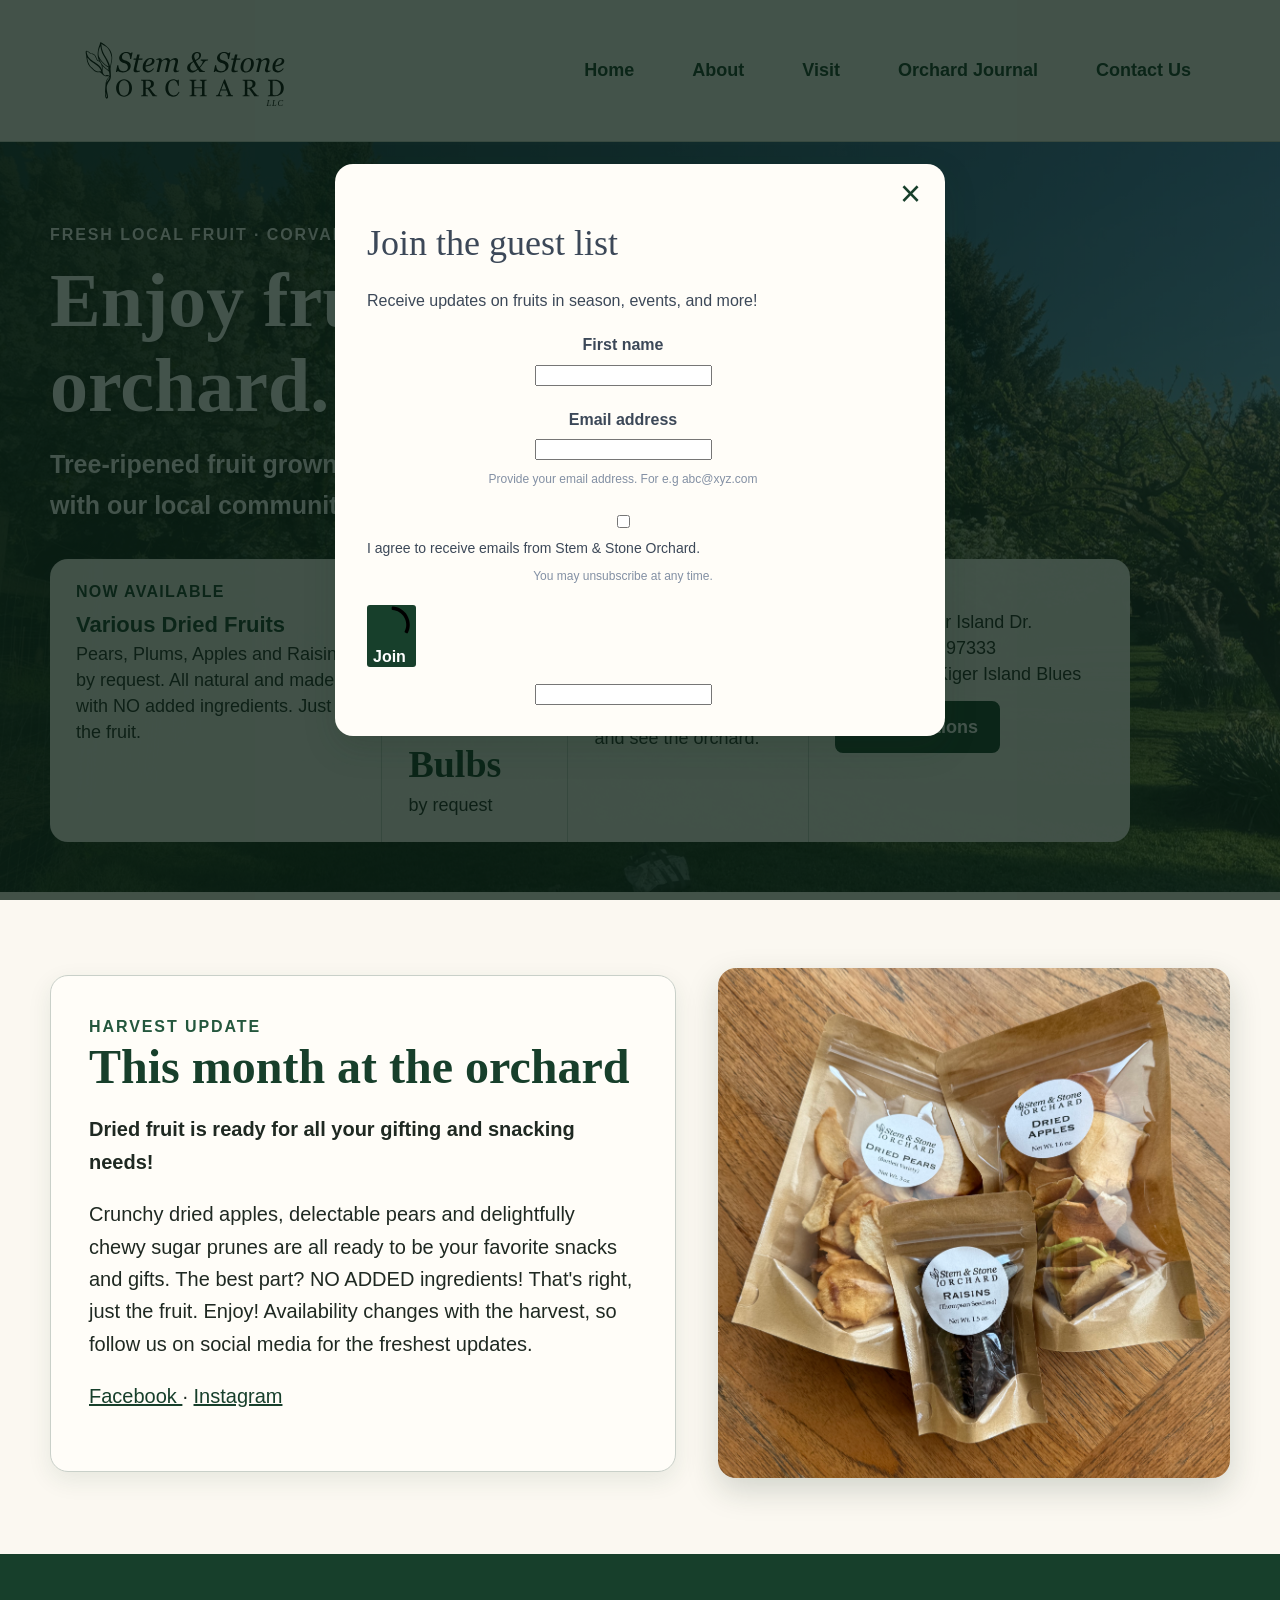
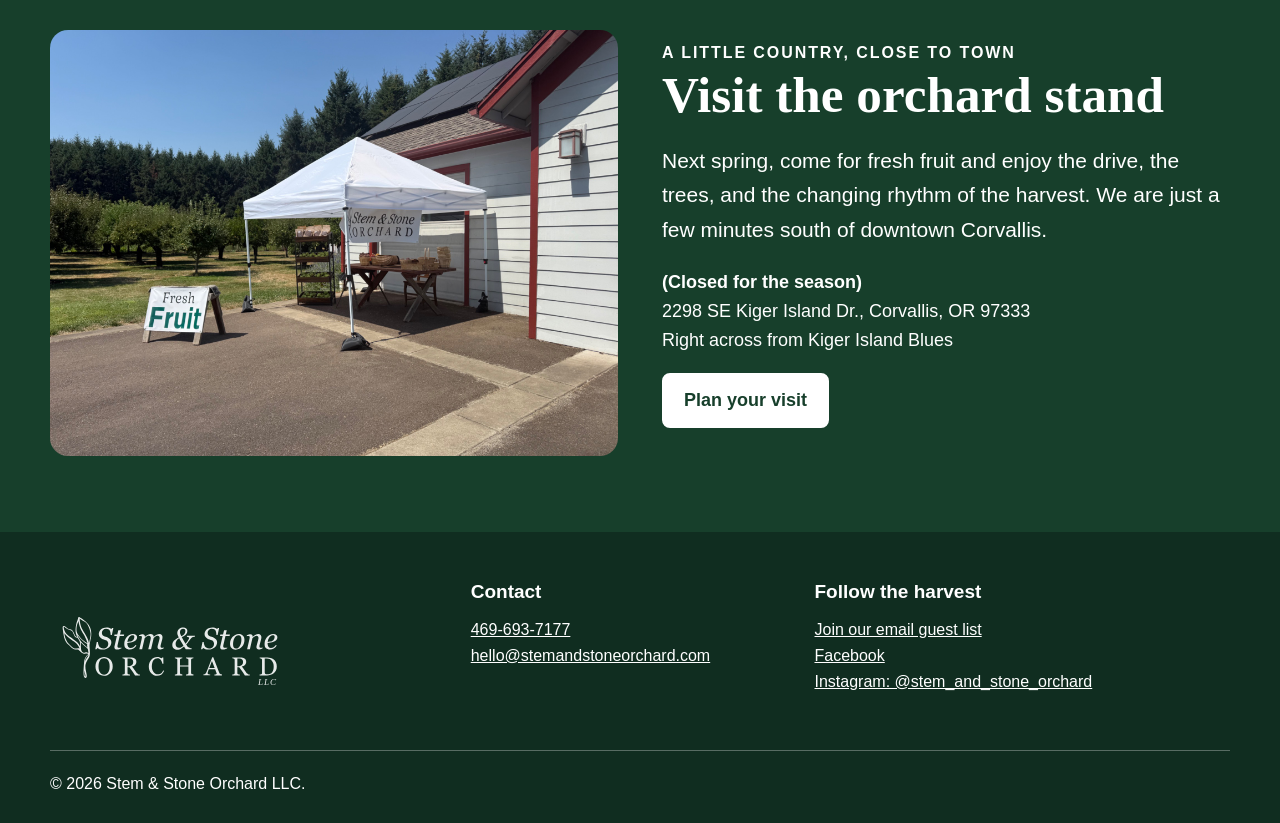
<file: index.html>
<!doctype html>
<html lang="en">
<head>
  <meta charset="utf-8">
  <meta name="viewport" content="width=device-width, initial-scale=1">

  <meta
    name="description"
    content="Visit Stem & Stone Orchard on Kiger Island in Corvallis, Oregon for fresh local pears, plums, apples, and more."
  >

  <title>Stem & Stone Orchard | Fresh Local Fruit in Corvallis, Oregon</title>

  <link rel="stylesheet" href="style.css">
<!-- START - We recommend to place the below code in head tag of your website html  -->

<style>
  @font-face {
    font-display: block;
    font-family: Roboto;
    src: url(https://assets.brevo.com/font/Roboto/Latin/normal/normal/7529907e9eaf8ebb5220c5f9850e3811.woff2) format("woff2"), url(https://assets.brevo.com/font/Roboto/Latin/normal/normal/25c678feafdc175a70922a116c9be3e7.woff) format("woff")
  }

  @font-face {
    font-display: fallback;
    font-family: Roboto;
    font-weight: 600;
    src: url(https://assets.brevo.com/font/Roboto/Latin/medium/normal/6e9caeeafb1f3491be3e32744bc30440.woff2) format("woff2"), url(https://assets.brevo.com/font/Roboto/Latin/medium/normal/71501f0d8d5aa95960f6475d5487d4c2.woff) format("woff")
  }

  @font-face {
    font-display: fallback;
    font-family: Roboto;
    font-weight: 700;
    src: url(https://assets.brevo.com/font/Roboto/Latin/bold/normal/3ef7cf158f310cf752d5ad08cd0e7e60.woff2) format("woff2"), url(https://assets.brevo.com/font/Roboto/Latin/bold/normal/ece3a1d82f18b60bcce0211725c476aa.woff) format("woff")
  }

  :where(.sib-form-message-panel) {
    display: none;
  }

  :where(.sib-form-message-panel .sib-notification__icon) {
    width: 20px;
    height: 20px;
  }


  #sib-container input:-ms-input-placeholder {
    font-family: Helvetica, sans-serif;
    text-align: left;
    color: #c0ccda;
  }

  #sib-container input::placeholder {
    font-family: Helvetica, sans-serif;
    text-align: left;
    color: #c0ccda;
  }

  #sib-container textarea::placeholder {
    font-family: Helvetica, sans-serif;
    text-align: left;
    color: #c0ccda;
  }


  #sib-container a {
    text-decoration: underline;
    color: #2BB2FC;
  }
</style>
<link rel="stylesheet" href="https://sibforms.com/forms/end-form/build/sib-styles.css">



<link rel="stylesheet" href="https://sibforms.com/forms/end-form/build/sib-styles.css">
<link rel="stylesheet" href="brevo-form.css">
</head>

<body data-page="home">

  <a class="skip-link" href="#main">Skip to main content</a>

  <header class="site-header">
    <div class="header-inner">

      <a
        class="brand"
        href="index.html"
        aria-label="Stem and Stone Orchard home"
      >
        <img
          src="stem-stone-logo.svg"
          alt="Stem & Stone Orchard LLC"
        >
      </a>

      <nav class="site-nav" aria-label="Primary navigation">
  <ul class="nav-list">
    <li><a href="index.html">Home</a></li>
    <li><a href="about.html">About</a></li>
    <li><a href="visit.html">Visit</a></li>
    <li><a href="journal.html">Orchard Journal</a></li>
    <li><a href="contact.html">Contact Us</a></li>
  </ul>
</nav>

    </div>
  </header>

  <main id="main">

    <section class="hero" aria-labelledby="hero-title">
      <div class="hero-inner">

        <div class="hero-copy">
          <div class="eyebrow">
            Fresh local fruit · Corvallis, Oregon
          </div>

          <h1 id="hero-title">
            Enjoy fruit from the orchard.
          </h1>

          <p>
            Tree-ripened fruit grown on Kiger Island and shared with our local
            community.
          </p>
        </div>

        <!-- Update this panel whenever availability changes. -->
        <div
          class="harvest-panel"
          aria-label="Current orchard information"
        >

          <div class="harvest-item">
            <h2>Now available</h2>
            <p>
              <strong>Various Dried Fruits</strong><br>
          Pears, Plums, Apples and Raisins by request. All natural and made with NO added ingredients. Just the fruit.
            </p>
          </div>

          <div class="harvest-item price">
            <h3>Also Available</h3>
            <p>
              <strong>Bulk Daffodil Bulbs</strong>
              by request
            </p>
          </div>

          <div class="harvest-item">
            <h3>Hours</h3>
            <p>
              <strong>Closed for the season</strong><br>
              Text 469-693-7177 to purchase. Or to come and see the orchard. 
            </p>
          </div>

          <div class="harvest-item">
            <h3>Find us</h3>

            <p>
              2298 SE Kiger Island Dr.<br>
              Corvallis, OR 97333<br>
              Across from Kiger Island Blues
            </p>

            <p style="margin-top: 14px;">
              <a
                class="btn"
                href="https://share.google/c8WsNfhicBfl9W8at"
                target="_blank"
                rel="noopener noreferrer"
              >
                Get directions
              </a>
            </p>
          </div>

        </div>
      </div>
    </section>

    <section class="section">
      <div class="section-inner week-grid">

        <article class="week-card">
          <div class="eyebrow" style="color: #24573d;">
            Harvest update
          </div>

          <h2>This month at the orchard</h2>

          <p>
            <strong>
            Dried fruit is ready for all your gifting and snacking needs!
            </strong>
          </p>

          <p>
            Crunchy dried apples, delectable pears and delightfully chewy sugar prunes are all ready to be your favorite snacks and gifts. The best part? NO ADDED ingredients! That's right, just the fruit. Enjoy! 
            Availability changes with the harvest, so follow us on social media
            for the freshest updates.
          </p>

          <p>
            <a
              href="https://www.facebook.com/p/Stem-Stone-Orchard-61586416558936/"
              target="_blank"
              rel="noopener noreferrer"
            >
              Facebook
            </a>
            ·
            <a
              href="https://www.instagram.com/stem_and_stone_orchard/"
              target="_blank"
              rel="noopener noreferrer"
            >
              Instagram
            </a>
          </p>
        </article>

        <img
          class="week-image"
          src="DriedFruit.jpeg"
          alt="Bags of dried apples, pears, and Raisins from Stem & Stone Orchard"
        >

      </div>
    </section>

    <section class="section visit-strip">
      <div class="section-inner visit-grid">

        <img
          class="farm-photo"
          src="farm-stand.jpg"
          alt="The Stem & Stone Orchard fruit stand beside the orchard"
        >

        <div>
          <div class="eyebrow">
            A little country, close to town
          </div>

          <h2>Visit the orchard stand</h2>

          <p class="section-lead">
            Next spring, come for fresh fruit and enjoy the drive, the trees, and the
            changing rhythm of the harvest. We are just a few minutes south of
            downtown Corvallis.
          </p>

          <p>
            <strong>(Closed for the season)</strong><br>
            2298 SE Kiger Island Dr., Corvallis, OR 97333<br>
            Right across from Kiger Island Blues
          </p>

          <p>
            <a class="btn btn-light" href="visit.html">
              Plan your visit
            </a>
          </p>
        </div>

      </div>
    </section>

  </main>

  <footer class="site-footer">

    <div class="footer-grid">

      <div class="footer-brand">
        <img
          class="footer-logo"
          src="stem-stone-logo.svg"
          alt="Stem & Stone Orchard LLC"
        >
      </div>

      <div class="footer-contact">
        <h2>Contact</h2>

        <p>
          <a href="tel:+14696937177">
            469-693-7177
          </a>
          <br>
          <a href="mailto:hello@stemandstoneorchard.com">
            hello@stemandstoneorchard.com
          </a>
        </p>
      </div>

      <div class="footer-social">
        <h2>Follow the harvest</h2>
        <p><a href="#join-guest-list" data-open-signup>Join our email guest list</a></p>

        <p>
          <a
            href="https://www.facebook.com/p/Stem-Stone-Orchard-61586416558936/"
            target="_blank"
            rel="noopener noreferrer"
          >
            Facebook
          </a>
          <br>
          <a
            href="https://www.instagram.com/stem_and_stone_orchard/"
            target="_blank"
            rel="noopener noreferrer"
          >
            Instagram: @stem_and_stone_orchard
          </a>
        </p>
      </div>

    </div>

    <div class="copyright">
      © 2026 Stem & Stone Orchard LLC.
    </div>

  </footer>



  <!-- START - We recommend to place the below code in footer or bottom of your website html  -->
<script>
  window.REQUIRED_CODE_ERROR_MESSAGE = 'Please choose a country code';
  window.LOCALE = 'en';




  window.EMAIL_INVALID_MESSAGE = window.SMS_INVALID_MESSAGE = "The information provided is invalid. Please review the field format and try again.";





  window.REQUIRED_ERROR_MESSAGE = "This field cannot be left blank. ";

  window.GENERIC_INVALID_MESSAGE = "The information provided is invalid. Please review the field format and try again.";


  window.INVALID_NUMBER = "The information provided is invalid. Please review the field format and try again.";




  window.INVALID_DATE = "Please enter a valid date";



  window.REQUIRED_MULTISELECT_MESSAGE = 'Please select at least 1 option';


  window.translation = {
    common: {
      selectedList: '{quantity} list selected',
      selectedLists: '{quantity} lists selected',
      selectedOption: '{quantity} selected',
      selectedOptions: '{quantity} selected',
    }
  };

  var AUTOHIDE = Boolean(0);
</script>










<script src="brevo-config.js" defer></script>
<script src="signup-popup.js" defer></script>
</body>
</html>
</file>
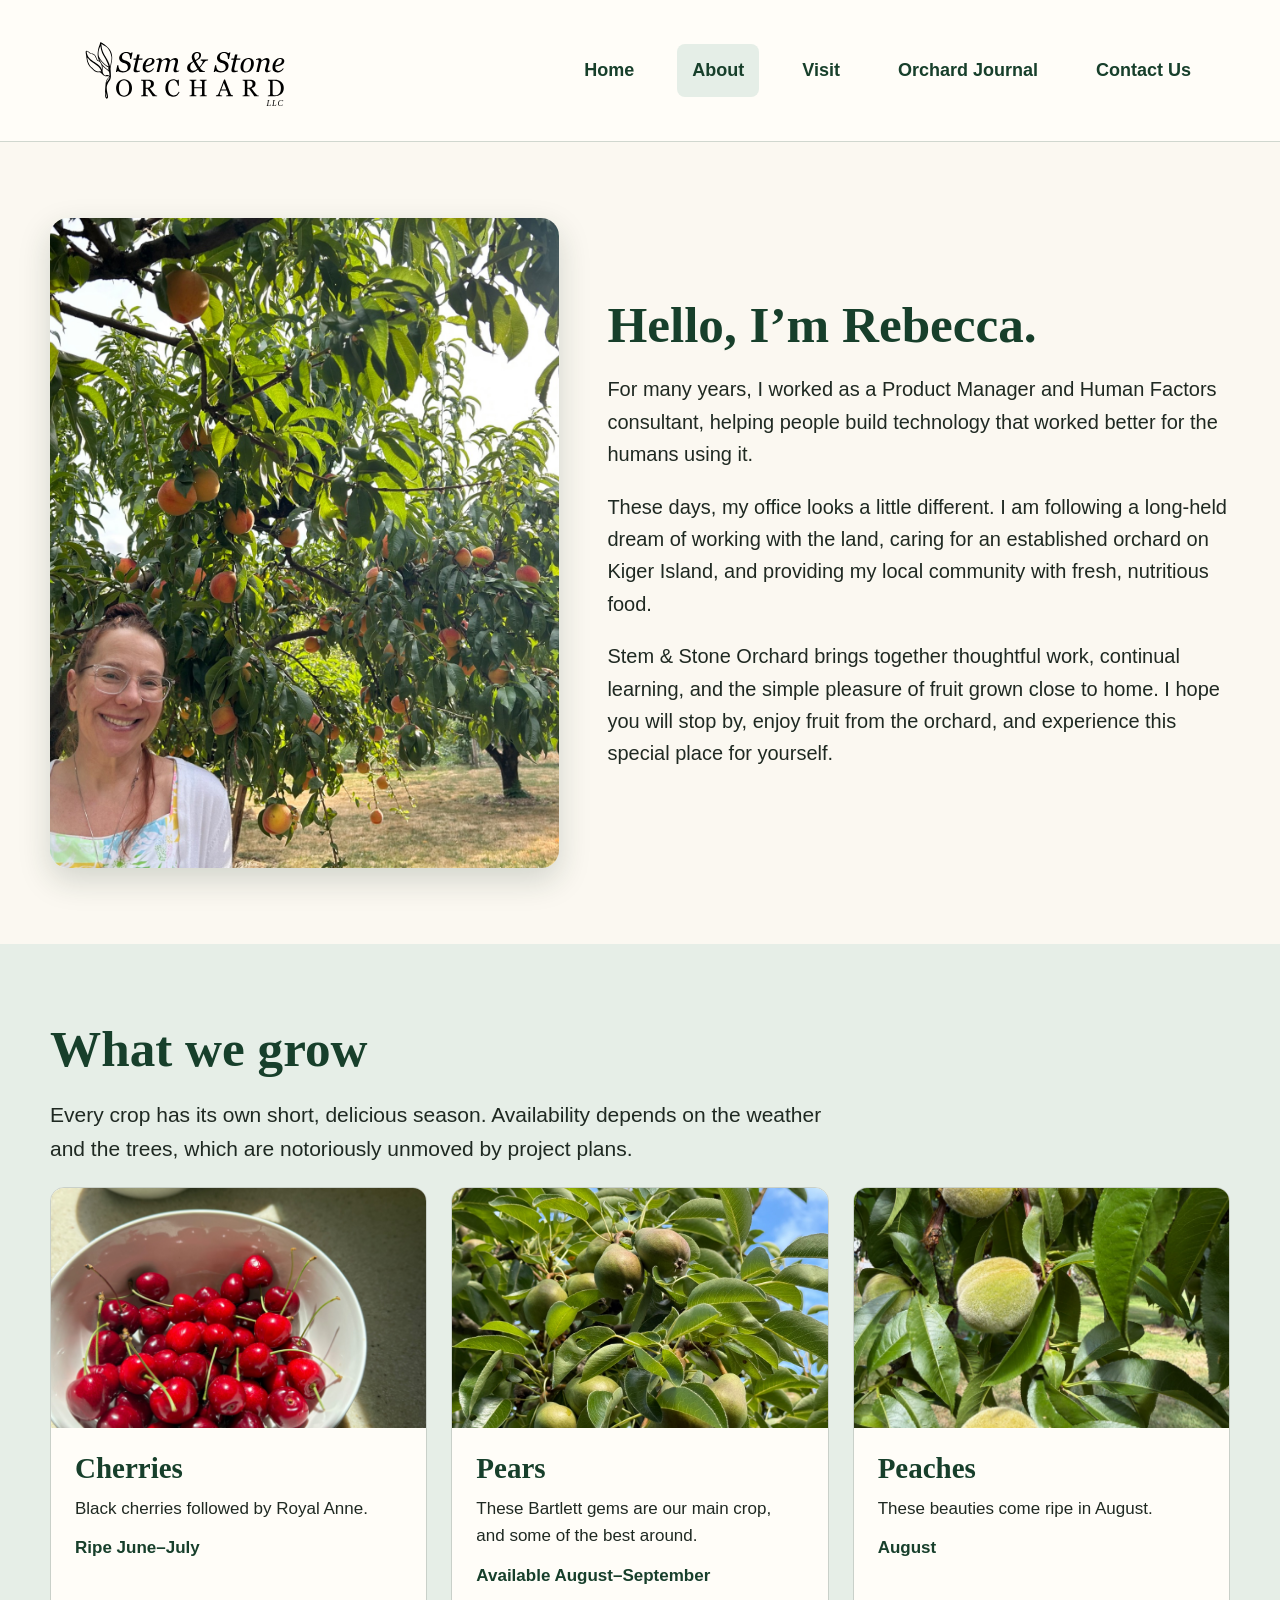
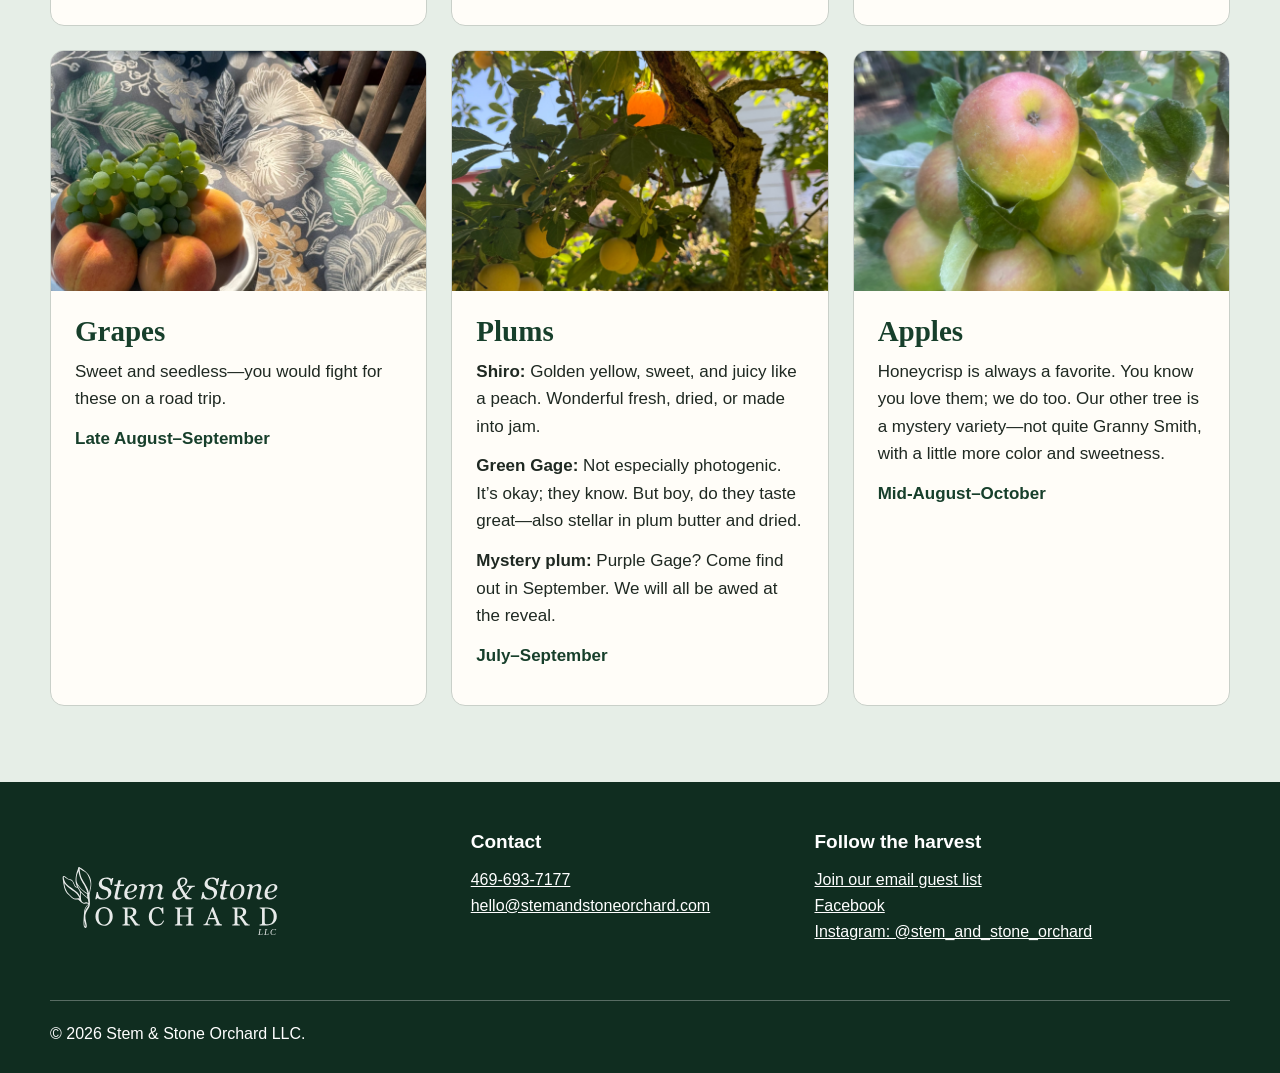
<file: about.html>
<!doctype html>
<html lang="en">
<head>
  <meta charset="UTF-8">
  <meta name="viewport" content="width=device-width, initial-scale=1.0">

  <title>About | Stem & Stone Orchard</title>

  <meta
    name="description"
    content="Meet Rebecca and learn about the fruit grown at Stem & Stone Orchard on Kiger Island in Corvallis, Oregon."
  >

  <link rel="stylesheet" href="style.css">
<link rel="stylesheet" href="https://sibforms.com/forms/end-form/build/sib-styles.css">
<link rel="stylesheet" href="brevo-form.css">
</head>

<body>

  <a class="skip-link" href="#main">Skip to main content</a>

  <header class="site-header">
    <div class="header-inner">

      <a
        class="brand"
        href="index.html"
        aria-label="Stem and Stone Orchard home"
      >
        <img
          src="stem-stone-logo.svg"
          alt="Stem & Stone Orchard LLC"
        >
      </a>

<nav class="site-nav" aria-label="Primary navigation">
  <ul class="nav-list">
    <li><a href="index.html">Home</a></li>
    <li><a href="about.html" aria-current="page">About</a></li>
    <li><a href="visit.html">Visit</a></li>
    <li><a href="journal.html">Orchard Journal</a></li>
    <li><a href="contact.html">Contact Us</a></li>
  </ul>
</nav>
    </div>
  </header>

  <main id="main">

    <section class="section">
      <div class="section-inner about-intro">

        <img
          src="rebecca-in-peach-orchard.jpg"
          alt="Rebecca smiling beneath a peach tree at Stem & Stone Orchard"
        >

        <div class="about-copy">
          <h2>Hello, I’m Rebecca.</h2>

          <p>
            For many years, I worked as a Product Manager and Human Factors
            consultant, helping people build technology that worked better for
            the humans using it.
          </p>

          <p>
            These days, my office looks a little different. I am following a
            long-held dream of working with the land, caring for an established
            orchard on Kiger Island, and providing my local community with
            fresh, nutritious food.
          </p>

          <p>
            Stem & Stone Orchard brings together thoughtful work, continual
            learning, and the simple pleasure of fruit grown close to home.
            I hope you will stop by, enjoy fruit from the orchard, and
            experience this special place for yourself.
          </p>
        </div>

      </div>
    </section>

    <section class="section" style="background: #e6eee7;">
      <div class="section-inner">

        <h2>What we grow</h2>

        <p class="section-lead">
          Every crop has its own short, delicious season. Availability depends
          on the weather and the trees, which are notoriously unmoved by
          project plans.
        </p>

        <div class="grow-grid">

          <article class="grow-card">
            <img
              src="cherries.jpg"
              alt="Fresh red cherries in a white bowl"
              loading="lazy"
            >
            <div class="grow-card-body">
              <h3>Cherries</h3>
              <p>Black cherries followed by Royal Anne.</p>
              <p class="season">Ripe June–July</p>
            </div>
          </article>

          <article class="grow-card">
            <img
              src="pears.jpg"
              alt="Bartlett pears growing among green leaves"
              loading="lazy"
            >
            <div class="grow-card-body">
              <h3>Pears</h3>
              <p>
                These Bartlett gems are our main crop, and some of the best
                around.
              </p>
              <p class="season">Available August–September</p>
            </div>
          </article>

          <article class="grow-card">
            <img
              src="peaches.jpg"
              alt="Peaches ripening on a tree"
              loading="lazy"
            >
            <div class="grow-card-body">
              <h3>Peaches</h3>
              <p>These beauties come ripe in August.</p>
              <p class="season">August</p>
            </div>
          </article>

          <article class="grow-card">
            <img
              src="grapes-and-peaches.jpg"
              alt="Green seedless grapes with peaches from the orchard"
              loading="lazy"
            >
            <div class="grow-card-body">
              <h3>Grapes</h3>
              <p>
                Sweet and seedless—you would fight for these on a road trip.
              </p>
              <p class="season">Late August–September</p>
            </div>
          </article>

          <article class="grow-card">
            <img
              src="green-gage-plums.jpg"
              alt="Green Gage plums growing on a tree"
              loading="lazy"
            >
            <div class="grow-card-body">
              <h3>Plums</h3>

              <p>
                <strong>Shiro:</strong> Golden yellow, sweet, and juicy like a
                peach. Wonderful fresh, dried, or made into jam.
              </p>

              <p>
                <strong>Green Gage:</strong> Not especially photogenic. It’s
                okay; they know. But boy, do they taste great—also stellar in
                plum butter and dried.
              </p>

              <p>
                <strong>Mystery plum:</strong> Purple Gage? Come find out in
                September. We will all be awed at the reveal.
              </p>

              <p class="season">July–September</p>
            </div>
          </article>

          <article class="grow-card">
            <img
              src="apples.jpg"
              alt="Apples ripening in the orchard"
              loading="lazy"
            >
            <div class="grow-card-body">
              <h3>Apples</h3>

              <p>
                Honeycrisp is always a favorite. You know you love them; we do
                too. Our other tree is a mystery variety—not quite Granny Smith,
                with a little more color and sweetness.
              </p>

              <p class="season">Mid-August–October</p>
            </div>
          </article>

        </div>
      </div>
    </section>

  </main>

  <footer class="site-footer">

    <div class="footer-grid">

      <div class="footer-brand">
        <img
          class="footer-logo"
          src="stem-stone-logo.svg"
          alt="Stem & Stone Orchard LLC"
        >
      </div>

      <div class="footer-contact">
        <h2>Contact</h2>

        <p>
          <a href="tel:+14696937177">469-693-7177</a><br>
          <a href="mailto:hello@stemandstoneorchard.com">
            hello@stemandstoneorchard.com
          </a>
        </p>
      </div>

      <div class="footer-social">
        <h2>Follow the harvest</h2>
        <p><a href="#join-guest-list" data-open-signup>Join our email guest list</a></p>

        <p>
          <a
            href="https://www.facebook.com/p/Stem-Stone-Orchard-61586416558936/"
            target="_blank"
            rel="noopener noreferrer"
          >
            Facebook
          </a>
          <br>
          <a
            href="https://www.instagram.com/stem_and_stone_orchard/"
            target="_blank"
            rel="noopener noreferrer"
          >
            Instagram: @stem_and_stone_orchard
          </a>
        </p>
      </div>

    </div>

    <div class="copyright">
      © 2026 Stem & Stone Orchard LLC.
    </div>

  </footer>

<script src="brevo-config.js" defer></script>
<script src="signup-popup.js" defer></script>
</body>
</html>
</file>
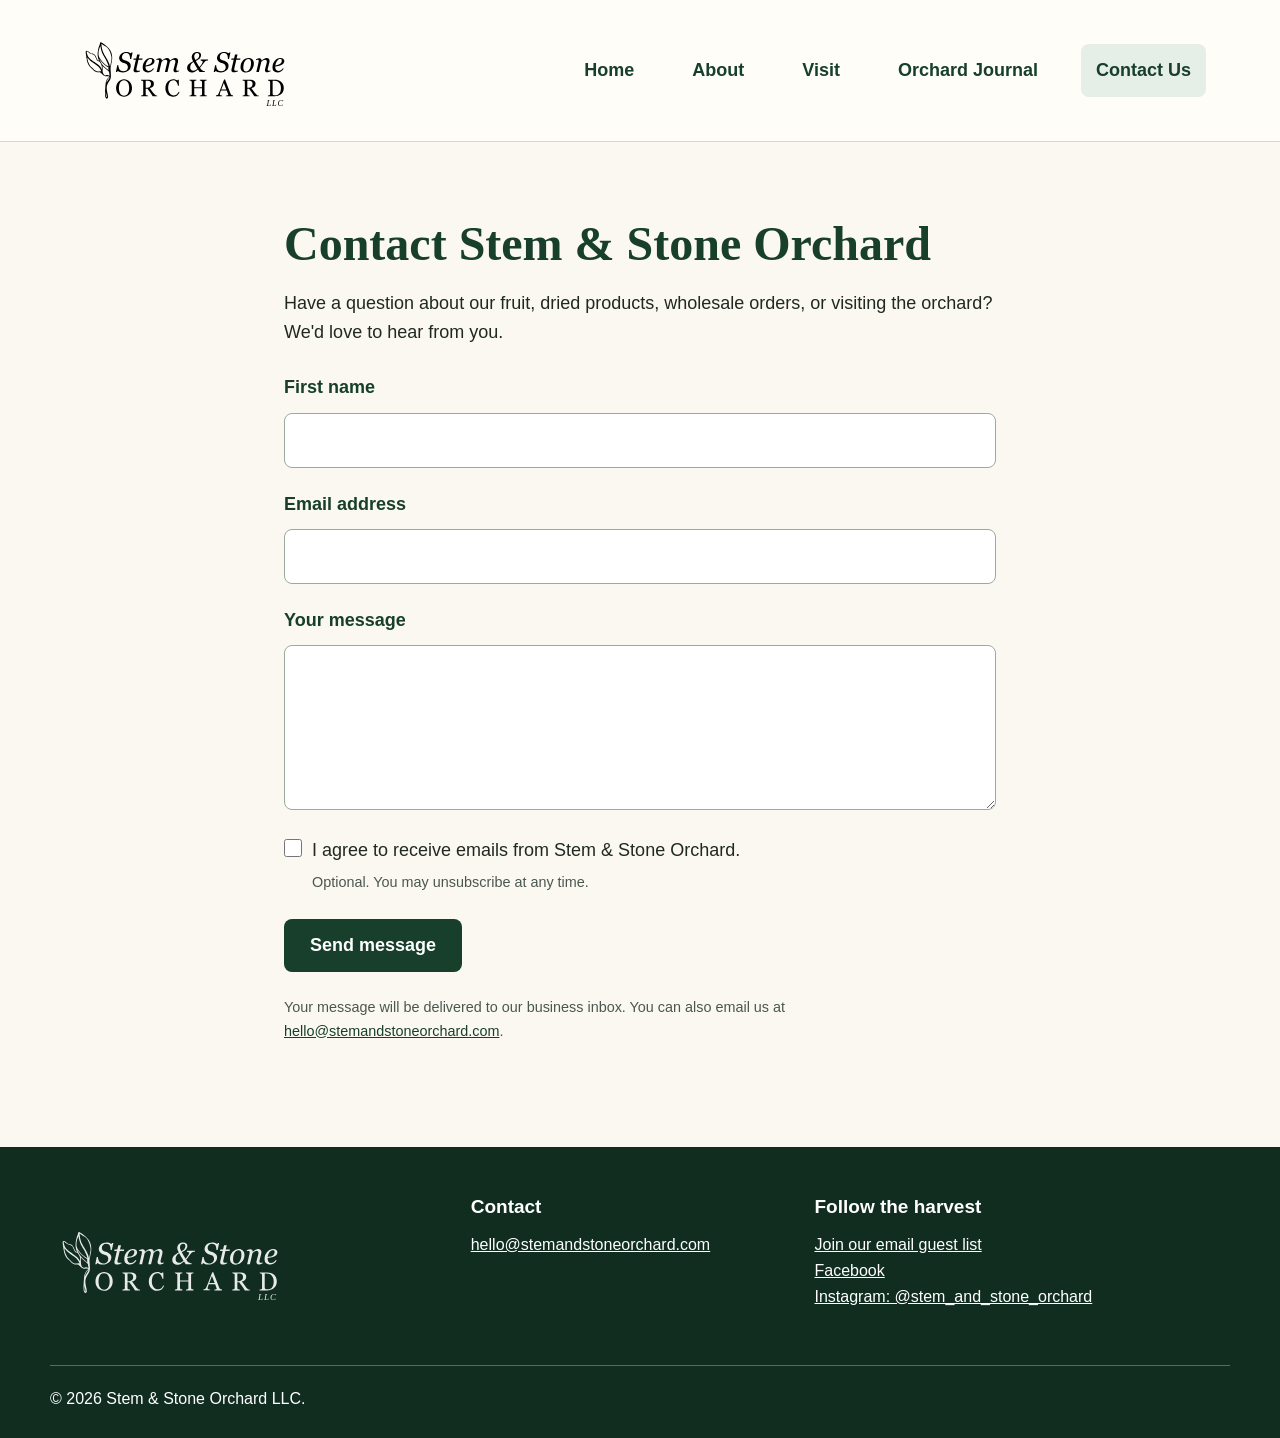
<file: contact.html>
<!doctype html>
<html lang="en"><head><meta charset="utf-8"><meta name="viewport" content="width=device-width, initial-scale=1">
<meta name="description" content="Contact Stem &amp; Stone Orchard about fruit, tours, and wholesale orders.">
<title>Contact Us | Stem &amp; Stone Orchard</title><link rel="stylesheet" href="style.css"><link rel="stylesheet" href="https://sibforms.com/forms/end-form/build/sib-styles.css">
<link rel="stylesheet" href="brevo-form.css">
</head><body>
<a class="skip-link" href="#main">Skip to main content</a>
<header class="site-header"><div class="header-inner"><a class="brand" href="index.html" aria-label="Stem and Stone Orchard home"><img src="stem-stone-logo.svg" alt="Stem &amp; Stone Orchard LLC"></a>
<nav class="site-nav" aria-label="Primary navigation">
  <ul class="nav-list">
    <li><a href="index.html">Home</a></li>
    <li><a href="about.html">About</a></li>
    <li><a href="visit.html">Visit</a></li>
    <li><a href="journal.html">Orchard Journal</a></li>
    <li><a href="contact.html" aria-current="page">Contact Us</a></li>
  </ul>
</nav></div></header>
<main id="main"><section class="contact-section"><h1>Contact Stem &amp; Stone Orchard</h1><p>Have a question about our fruit, dried products, wholesale orders, or visiting the orchard? We'd love to hear from you.</p>
<form id="orchard-contact-form" class="contact-form" action="https://formspree.io/f/maeqzlrj" method="POST">
<label for="contact-name">First name</label><input id="contact-name" name="first_name" type="text" autocomplete="given-name" required maxlength="100">
<label for="contact-email">Email address</label><input id="contact-email" name="email" type="email" autocomplete="email" required maxlength="254">
<label for="contact-message">Your message</label><textarea id="contact-message" name="message" required maxlength="5000"></textarea>
<div class="contact-opt-in"><label for="contact-opt-in"><input id="contact-opt-in" type="checkbox" name="marketing_opt_in" value="yes"> <span>I agree to receive emails from Stem &amp; Stone Orchard.</span></label><p class="contact-note">Optional. You may unsubscribe at any time.</p></div>
<input type="hidden" name="_subject" value="Stem &amp; Stone Orchard website inquiry">
<button type="submit">Send message</button>
<p class="contact-note">Your message will be delivered to our business inbox. You can also email us at <a href="mailto:hello@stemandstoneorchard.com">hello@stemandstoneorchard.com</a>.</p>
</form>
<div id="contact-result" class="contact-result" tabindex="-1" role="status" aria-live="polite" hidden></div>
</section></main>
<footer class="site-footer"><div class="footer-grid"><div class="footer-brand"><img class="footer-logo" src="stem-stone-logo.svg" alt="Stem &amp; Stone Orchard LLC"></div><div class="footer-contact"><h2>Contact</h2><p><a href="mailto:hello@stemandstoneorchard.com">hello@stemandstoneorchard.com</a></p></div><div class="footer-social">
        <h2>Follow the harvest</h2>
        <p><a href="#join-guest-list" data-open-signup>Join our email guest list</a></p>

        <p>
          <a
            href="https://www.facebook.com/p/Stem-Stone-Orchard-61586416558936/"
            target="_blank"
            rel="noopener noreferrer"
          >
            Facebook
          </a>
          <br>
          <a
            href="https://www.instagram.com/stem_and_stone_orchard/"
            target="_blank"
            rel="noopener noreferrer"
          >
            Instagram: @stem_and_stone_orchard
          </a>
        </p>
      </div></div><div class="copyright">© 2026 Stem &amp; Stone Orchard LLC.</div></footer><script src="brevo-config.js" defer></script>
<script src="signup-popup.js" defer></script>
<script src="contact-form.js" defer></script>
</body></html>
</file>
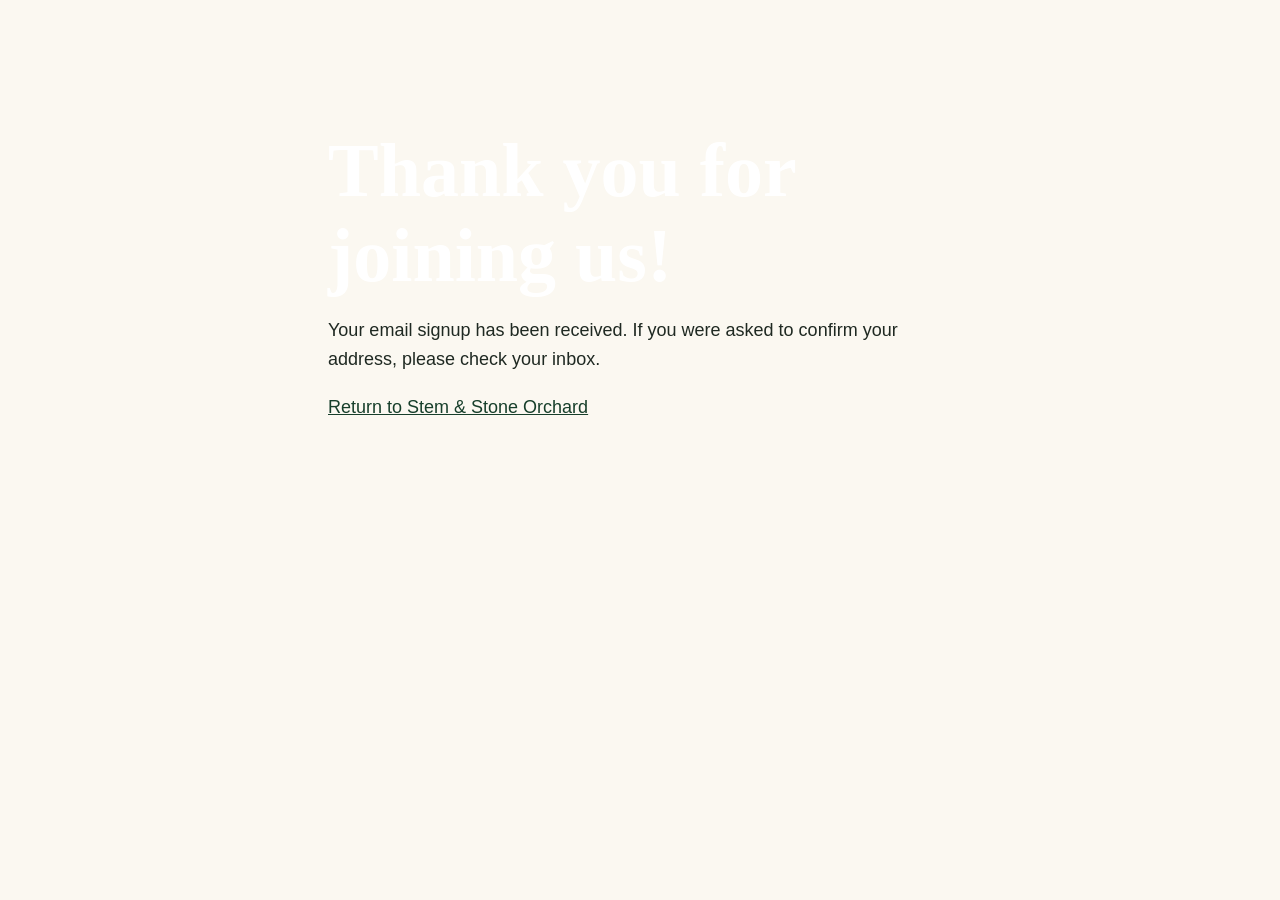
<file: emailconfirm.html>
<!doctype html><html lang="en"><head><meta charset="utf-8"><meta name="viewport" content="width=device-width, initial-scale=1"><title>Email confirmation | Stem &amp; Stone Orchard</title><link rel="stylesheet" href="style.css"></head><body><main class="confirmation-fallback"><h1>Thank you for joining us!</h1><p>Your email signup has been received. If you were asked to confirm your address, please check your inbox.</p><p><a href="index.html">Return to Stem &amp; Stone Orchard</a></p></main></body></html>
</file>
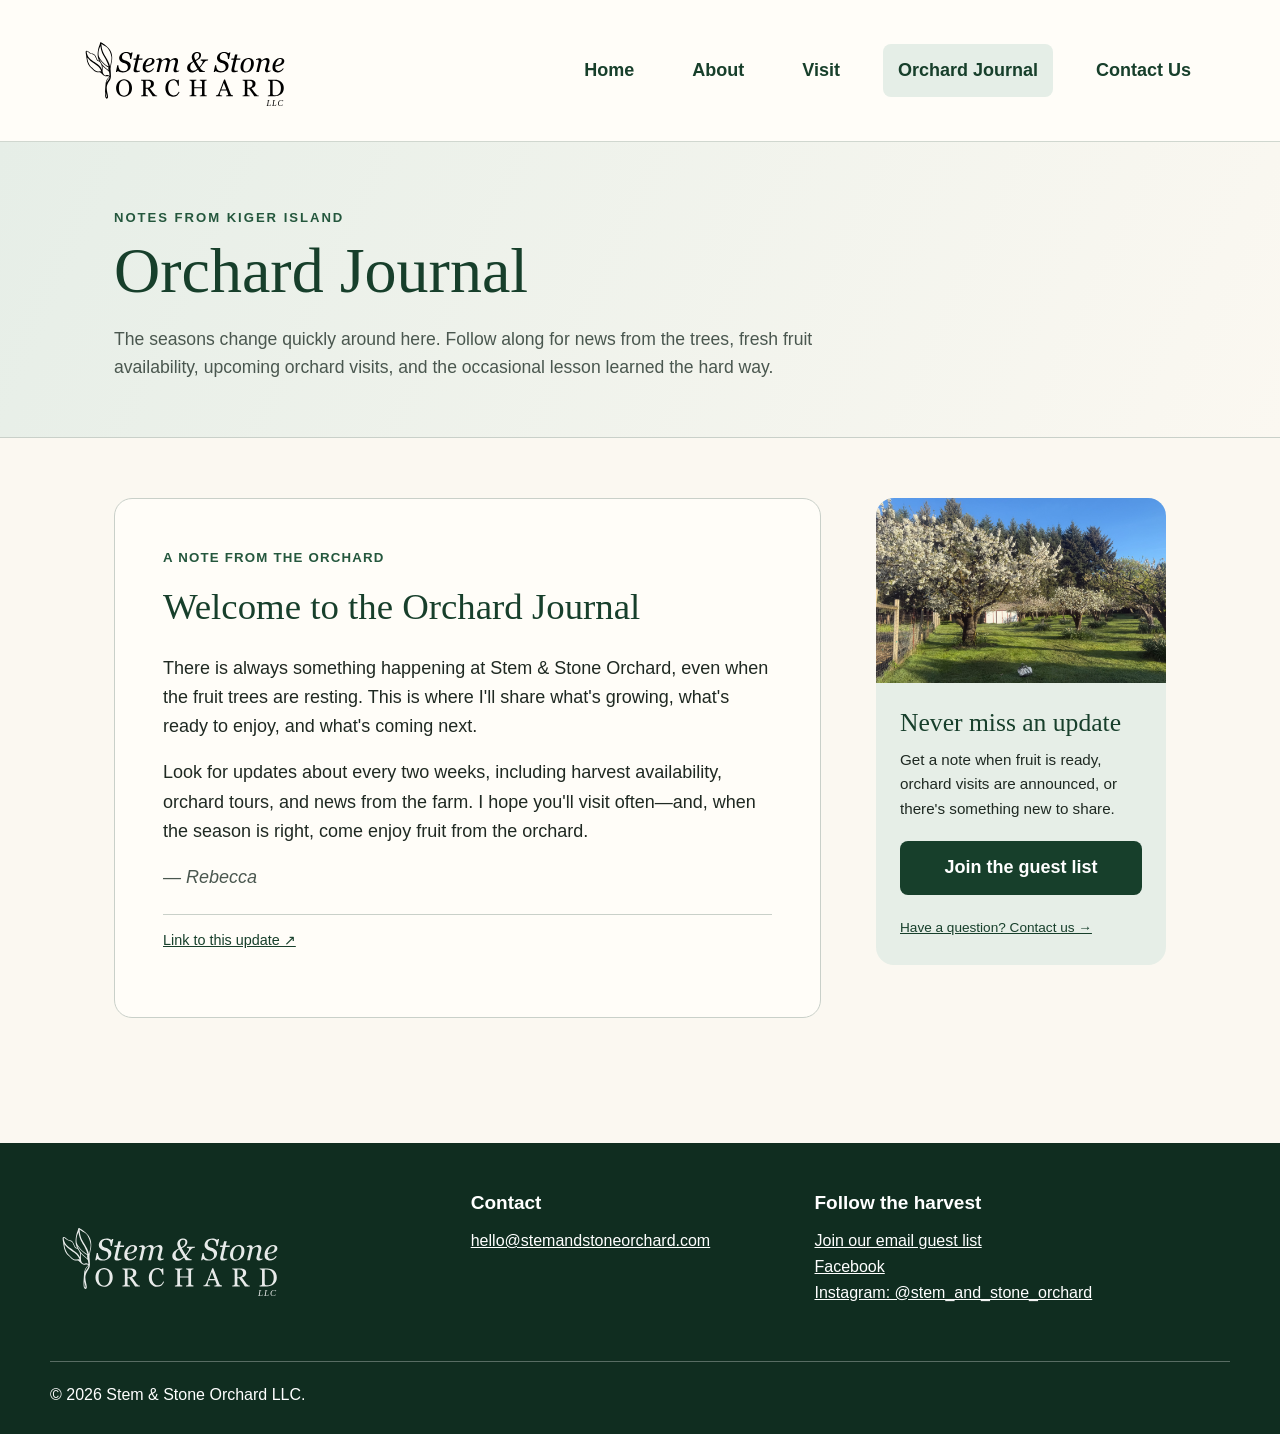
<file: journal.html>
<!doctype html>
<html lang="en">
<head>
  <meta charset="utf-8">
  <meta name="viewport" content="width=device-width, initial-scale=1">
  <meta name="description" content="News from Stem &amp; Stone Orchard: seasonal fruit, farm visits, harvest notes and stories from Kiger Island.">
  <title>Orchard Journal | Stem &amp; Stone Orchard</title>
  <link rel="stylesheet" href="style.css">
<link rel="stylesheet" href="https://sibforms.com/forms/end-form/build/sib-styles.css">
<link rel="stylesheet" href="brevo-form.css">
</head>
<body>
<a class="skip-link" href="#main">Skip to main content</a>
<header class="site-header"><div class="header-inner"><a class="brand" href="index.html" aria-label="Stem and Stone Orchard home"><img src="stem-stone-logo.svg" alt="Stem &amp; Stone Orchard LLC"></a>
<nav class="site-nav" aria-label="Primary navigation">
  <ul class="nav-list">
    <li><a href="index.html">Home</a></li>
    <li><a href="about.html">About</a></li>
    <li><a href="visit.html">Visit</a></li>
    <li><a href="journal.html" aria-current="page">Orchard Journal</a></li>
    <li><a href="contact.html">Contact Us</a></li>
  </ul>
</nav></div></header>

<main id="main">
  <section class="journal-hero">
    <div class="journal-container">
      <p class="journal-eyebrow">Notes from Kiger Island</p>
      <h1>Orchard Journal</h1>
      <p class="journal-intro">The seasons change quickly around here. Follow along for news from the trees, fresh fruit availability, upcoming orchard visits, and the occasional lesson learned the hard way.</p>
    </div>
  </section>
  <div class="journal-container journal-layout">
    <section aria-label="Orchard updates" class="journal-posts">
      <!-- NEW JOURNAL POSTS: Copy the article block below, place the copy ABOVE the older entry, and update the date, id, heading and paragraphs. Each id makes a direct email link possible: https://stemandstoneorchard.com/journal.html#your-post-id -->
      <article class="journal-post" id="welcome-to-the-journal">
        <p class="journal-date">A note from the orchard</p>
        <h2>Welcome to the Orchard Journal</h2>
        <p>There is always something happening at Stem &amp; Stone Orchard, even when the fruit trees are resting. This is where I'll share what's growing, what's ready to enjoy, and what's coming next.</p>
        <p>Look for updates about every two weeks, including harvest availability, orchard tours, and news from the farm. I hope you'll visit often—and, when the season is right, come enjoy fruit from the orchard.</p>
        <p class="journal-signoff">— Rebecca</p>
        <p class="journal-permalink"><a href="#welcome-to-the-journal">Link to this update ↗</a></p>
      </article>
      <!-- END JOURNAL POSTS -->
    </section>
    <aside class="journal-sidebar" aria-label="Stay connected">
      <img src="orchard-in-bloom.jpg" alt="Fruit trees blooming at Stem &amp; Stone Orchard" loading="lazy">
      <h2>Never miss an update</h2>
      <p>Get a note when fruit is ready, orchard visits are announced, or there's something new to share.</p>
      <a class="journal-action" href="#join-guest-list" data-open-signup>Join the guest list</a>
      <p class="journal-side-link"><a href="contact.html">Have a question? Contact us →</a></p>
    </aside>
  </div>
</main>
<footer class="site-footer"><div class="footer-grid"><div class="footer-brand"><img class="footer-logo" src="stem-stone-logo.svg" alt="Stem &amp; Stone Orchard LLC"></div><div class="footer-contact"><h2>Contact</h2><p><a href="mailto:hello@stemandstoneorchard.com">hello@stemandstoneorchard.com</a></p></div><div class="footer-social">
        <h2>Follow the harvest</h2>
        <p><a href="#join-guest-list" data-open-signup>Join our email guest list</a></p>

        <p>
          <a
            href="https://www.facebook.com/p/Stem-Stone-Orchard-61586416558936/"
            target="_blank"
            rel="noopener noreferrer"
          >
            Facebook
          </a>
          <br>
          <a
            href="https://www.instagram.com/stem_and_stone_orchard/"
            target="_blank"
            rel="noopener noreferrer"
          >
            Instagram: @stem_and_stone_orchard
          </a>
        </p>
      </div></div><div class="copyright">© 2026 Stem &amp; Stone Orchard LLC.</div></footer>
<script src="brevo-config.js" defer></script>
<script src="signup-popup.js" defer></script>
</body>
</html>
</file>
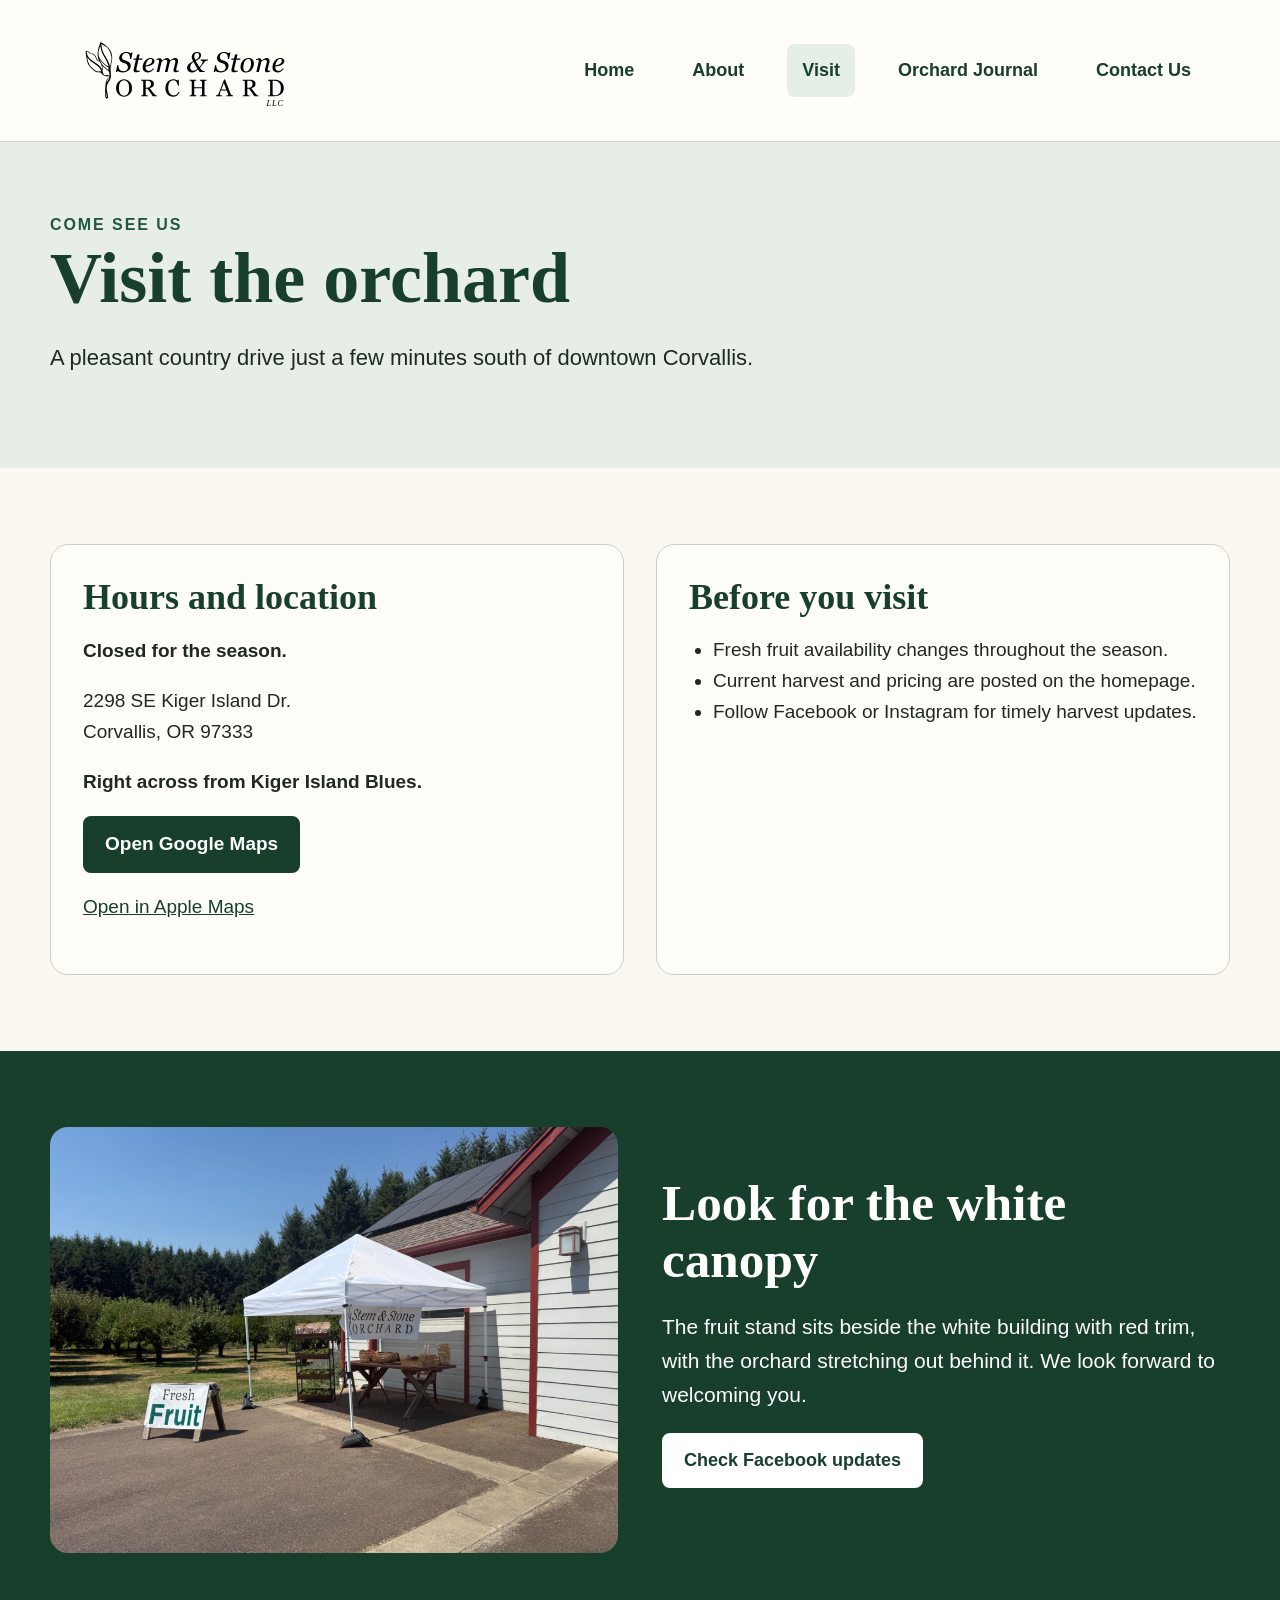
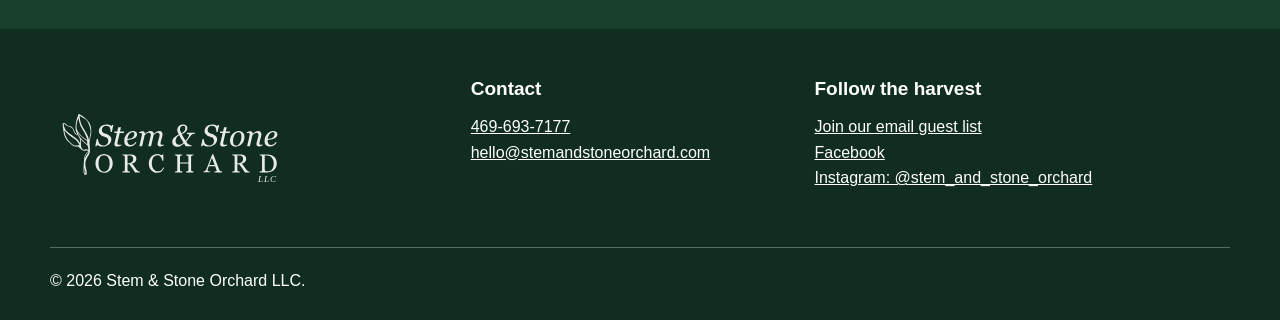
<file: visit.html>
<!doctype html>
<html lang="en">
<head>
  <meta charset="utf-8">
  <meta name="viewport" content="width=device-width, initial-scale=1">

  <meta
    name="description"
    content="Hours, directions, and contact information for Stem & Stone Orchard in Corvallis, Oregon."
  >

  <title>Visit | Stem & Stone Orchard</title>

  <link rel="stylesheet" href="style.css">
<link rel="stylesheet" href="https://sibforms.com/forms/end-form/build/sib-styles.css">
<link rel="stylesheet" href="brevo-form.css">
</head>

<body>

  <a class="skip-link" href="#main">Skip to main content</a>

  <header class="site-header">
    <div class="header-inner">

      <a
        class="brand"
        href="index.html"
        aria-label="Stem and Stone Orchard home"
      >
        <img
          src="stem-stone-logo.svg"
          alt="Stem & Stone Orchard LLC"
        >
      </a>

      <nav class="site-nav" aria-label="Primary navigation">
  <ul class="nav-list">
    <li><a href="index.html">Home</a></li>
    <li><a href="about.html">About</a></li>
    <li><a href="visit.html" aria-current="page">Visit</a></li>
    <li><a href="journal.html">Orchard Journal</a></li>
    <li><a href="contact.html">Contact Us</a></li>
  </ul>
</nav>

    </div>
  </header>

  <main id="main">

    <section class="page-hero">
      <div class="page-hero-inner">

        <div class="eyebrow" style="color: #24573d;">
          Come see us
        </div>

        <h1>Visit the orchard</h1>

        <p>
          A pleasant country drive just a few minutes south of downtown
          Corvallis.
        </p>

      </div>
    </section>

    <section class="section">
      <div class="section-inner contact-grid">

        <div class="contact-card">
          <h2>Hours and location</h2>

          <p>
            <strong>
              Closed for the season.<br>
              
            </strong>
          </p>

          <p>
            2298 SE Kiger Island Dr.<br>
            Corvallis, OR 97333
          </p>

          <p>
            <strong>Right across from Kiger Island Blues.</strong>
          </p>

          <p>
            <a
              class="btn"
              href="https://share.google/c8WsNfhicBfl9W8at"
              target="_blank"
              rel="noopener noreferrer"
            >
              Open Google Maps
            </a>
          </p>

          <p>
            <a
              href="https://maps.apple.com/?address=2298%20SE%20Kiger%20Island%20Dr,%20Corvallis,%20OR%2097333"
              target="_blank"
              rel="noopener noreferrer"
            >
              Open in Apple Maps
            </a>
          </p>
        </div>

        <div class="contact-card">
          <h2>Before you visit</h2>

          <ul>
            <li>
              Fresh fruit availability changes throughout the season.
            </li>
            <li>
              Current harvest and pricing are posted on the homepage.
            </li>
            <li>
              Follow Facebook or Instagram for timely harvest updates.
            </li>
          </ul>
        </div>

      </div>
    </section>

    <section class="section visit-strip">
      <div class="section-inner visit-grid">

        <img
          class="farm-photo"
          src="farm-stand.jpg"
          alt="Stem & Stone Orchard fruit stand beside the orchard"
        >

        <div>
          <h2>Look for the white canopy</h2>

          <p class="section-lead">
            The fruit stand sits beside the white building with red trim, with
            the orchard stretching out behind it. We look forward to welcoming
            you.
          </p>

          <p>
            <a
              class="btn btn-light"
              href="https://www.facebook.com/p/Stem-Stone-Orchard-61586416558936/"
              target="_blank"
              rel="noopener noreferrer"
            >
              Check Facebook updates
            </a>
          </p>
        </div>

      </div>
    </section>

  </main>

  <footer class="site-footer">

    <div class="footer-grid">

      <div class="footer-brand">
        <img
          class="footer-logo"
          src="stem-stone-logo.svg"
          alt="Stem & Stone Orchard LLC"
        >
      </div>

      <div class="footer-contact">
        <h2>Contact</h2>

        <p>
          <a href="tel:+14696937177">
            469-693-7177
          </a>
          <br>
          <a href="mailto:hello@stemandstoneorchard.com">
            hello@stemandstoneorchard.com
          </a>
        </p>
      </div>

      <div class="footer-social">
        <h2>Follow the harvest</h2>
        <p><a href="#join-guest-list" data-open-signup>Join our email guest list</a></p>

        <p>
          <a
            href="https://www.facebook.com/p/Stem-Stone-Orchard-61586416558936/"
            target="_blank"
            rel="noopener noreferrer"
          >
            Facebook
          </a>
          <br>
          <a
            href="https://www.instagram.com/stem_and_stone_orchard/"
            target="_blank"
            rel="noopener noreferrer"
          >
            Instagram: @stem_and_stone_orchard
          </a>
        </p>
      </div>

    </div>

    <div class="copyright">
      © 2026 Stem & Stone Orchard LLC.
    </div>

  </footer>

<script src="brevo-config.js" defer></script>
<script src="signup-popup.js" defer></script>
</body>
</html>
</file>
<file: style.css>
:root {
  --cream: #fbf8f1;
  --paper: #fffdf8;
  --forest: #173f2b;
  --forest-2: #24573d;
  --ink: #1f2922;
  --muted: #4a574f;
  --gold: #d7b65d;
  --line: #c9d0c9;
  --shadow: 0 12px 32px rgba(21, 49, 34, 0.18);
  --radius: 18px;
  --max: 1180px;
}
*, *::before, *::after {
    box-sizing: border-box;
}
html { scroll-behavior: smooth; }
body {
  margin: 0;
  color: var(--ink);
  background: var(--cream);
  font-family: Arial, Helvetica, sans-serif;
  font-size: 18px;
  line-height: 1.62;
}
img { display: block; max-width: 100%; }
a { color: var(--forest); }
a:focus-visible, button:focus-visible { outline: 4px solid #f2c84b; outline-offset: 4px; }

.skip-link {
  position: absolute; left: 1rem; top: -10rem; z-index: 1000;
  padding: .75rem 1rem; background: #fff; color: #000; font-weight: 700;
}
.skip-link:focus { top: 1rem; }

.site-header {
  position: relative;
  z-index: 20;
  background: rgba(255, 253, 248, 0.98);
  border-bottom: 1px solid rgba(23, 63, 43, 0.2);
} /* This brace must be here */

.header-inner {
  display: flex;
  align-items: center;
  justify-content: space-between;
  gap: 32px;

  width: 100%;
  max-width: var(--max);
  min-height: 116px;
  margin: 0 auto;
  padding: 8px 24px;
}
.brand {
  display: block;
  flex: 0 0 auto;
}
.brand img {
  display: block;
  width: 222px;
  height: auto;
}

.site-nav {
  flex: 0 0 auto;
  margin-left: auto;
}
.nav-list {
  display: flex;
  align-items: center;
  justify-content: flex-end;
  gap: 28px;
  margin: 0;
  padding: 0;
  list-style: none;
}

.nav-list a {
  display: block;
  padding: 12px 15px;
  text-decoration: none;
  font-weight: 700;
  border-radius: 8px;
}

.nav-list a:hover,
.nav-list a[aria-current="page"] {
  background: #e5eee7;
}
.hero {
  min-height: 690px;
  background-image:
    linear-gradient(
      90deg,
      rgba(7,25,15,.82) 0%,
      rgba(7,25,15,.55) 48%,
      rgba(7,25,15,.18) 100%
    ),
    url("orchard-in-bloom.jpg");
  background-size: cover;
  background-position: center;
  display: grid;
  align-items: center;
  padding: 50px 24px;
}
.hero-inner { width: min(var(--max), 100%); margin: auto; }
.hero-copy {
    color: white;
    max-width: 720px;
    text-shadow: 0 2px 10px rgba(0,0,0,.45);
    padding-top: 30px;
}
.eyebrow { text-transform: uppercase; letter-spacing: .12em; font-size: 16px; font-weight: 800; }
h1, h2, h3 { font-family: Georgia, 'Times New Roman', serif; line-height: 1.12; color: var(--forest); }
h1 { margin: 10px 0 16px; color: white; font-size: clamp(46px, 6vw, 76px); max-width: 760px; }
.hero-copy p { margin: 0 0 28px; max-width: 650px; font-size: clamp(20px, 2vw, 25px); font-weight: 600; }

.harvest-panel {
  margin-top: 34px; max-width: 1080px;
  display: grid; grid-template-columns: 1.45fr .7fr 1.05fr 1.4fr;
  background: rgba(255,253,248,.97); color: var(--ink); border-radius: var(--radius);
  box-shadow: var(--shadow); overflow: hidden; text-shadow: none;
}
.harvest-item { padding: 24px 26px; border-right: 1px solid var(--line); }
.harvest-item:last-child { border-right: 0; }
.harvest-item h2, .harvest-item h3 { margin: 0 0 8px; font-family: Arial, Helvetica, sans-serif; font-size: 16px; text-transform: uppercase; letter-spacing: .08em; }
.harvest-item p { margin: 0; font-size: 18px; line-height: 1.45; font-weight: 500; }
.harvest-item strong { font-size: 22px; color: var(--forest); }
.price strong { display: block; font-family: Georgia, serif; font-size: 38px; }
.btn {
  display: inline-block; min-height: 48px; padding: 11px 20px; border-radius: 8px;
  background: var(--forest); color: white; text-decoration: none; font-weight: 800; border: 2px solid var(--forest);
}
.btn:hover { background: #0e2d1e; }
.btn-light { background: white; color: var(--forest); border-color: white; }

.section { padding: 76px 24px; }
.section-inner { max-width: var(--max); margin: auto; }
.section h2 { margin: 0 0 18px; font-size: clamp(36px, 4vw, 52px); }
.section-lead { max-width: 790px; font-size: 21px; }

.week-grid { display: grid; grid-template-columns: 1.1fr .9fr; gap: 42px; align-items: center; }
.week-card { background: var(--paper); padding: 38px; border: 1px solid var(--line); border-radius: var(--radius); box-shadow: 0 8px 24px rgba(23,63,43,.09); }
.week-card h2 { font-size: clamp(34px, 4vw, 48px); }
.week-card p { font-size: 20px; }
.week-image { border-radius: var(--radius); height: 510px; width: 100%; object-fit: cover; box-shadow: var(--shadow); }

.visit-strip { background: var(--forest); color: white; }
.visit-strip h2 { color: white; }
.visit-grid { display: grid; grid-template-columns: 1fr 1fr; gap: 44px; align-items: center; }
.visit-strip .farm-photo { border-radius: var(--radius); min-height: 400px; width: 100%; object-fit: cover; }
.visit-strip a:not(.btn-light) { color: white; }

.page-hero { padding: 70px 24px; background: #e6eee7; }
.page-hero-inner { max-width: var(--max); margin: auto; }
.page-hero h1 { color: var(--forest); font-size: clamp(46px, 6vw, 72px); margin: 0 0 12px; text-shadow: none; }
.page-hero p { max-width: 760px; font-size: 22px; }

.about-intro { display: grid; grid-template-columns: .9fr 1.1fr; gap: 48px; align-items: center; }
.about-intro img { width: 100%; height: 650px; object-fit: cover; object-position: center 25%; border-radius: var(--radius); box-shadow: var(--shadow); }
.about-copy p { font-size: 20px; }

.grow-grid { display: grid; grid-template-columns: repeat(3, 1fr); gap: 24px; }
.grow-card { overflow: hidden; background: var(--paper); border: 1px solid var(--line); border-radius: 14px; }
.grow-card img { width: 100%; height: 240px; object-fit: cover; }
.grow-card-body { padding: 24px; }
.grow-card h3 { margin: 0 0 10px; font-size: 29px; }
.grow-card p { margin: 0 0 12px; font-size: 17px; }
.season { font-weight: 800; color: var(--forest); }

.contact-grid { display: grid; grid-template-columns: 1fr 1fr; gap: 32px; }
.contact-card { background: var(--paper); border: 1px solid var(--line); border-radius: var(--radius); padding: 32px; }
.contact-card h2 { font-size: 36px; }
.contact-card p, .contact-card li { font-size: 19px; }
.contact-card ul { padding-left: 24px; }

.site-footer {
  padding: 48px 24px 26px;
  color: white;
  background: #102d20;
}

.footer-grid {
  display: grid;
  grid-template-columns: 1.25fr 1fr 1.35fr;
  align-items: start;
  gap: 36px;

  width: 100%;
  max-width: var(--max);
  margin: 0 auto;
}

.footer-grid > div {
  min-width: 0;
}

.footer-logo {
  display: block;
  width: 240px;
  max-width: 100%;
  height: auto;
  filter: invert(1);
  opacity: 0.9;
}

.site-footer h2 {
  margin: 0 0 12px;
  color: white;
  font-family: Arial, Helvetica, sans-serif;
  font-size: 19px;
  line-height: 1.3;
}

.site-footer p {
  margin: 0;
}

.site-footer p,
.site-footer a {
  color: white;
  font-size: 16px;
}

.footer-contact a,
.footer-social a {
  overflow-wrap: anywhere;
}

.copyright {
  width: 100%;
  max-width: var(--max);
  margin: 35px auto 0;
  padding-top: 20px;
  border-top: 1px solid rgba(255, 255, 255, 0.3);
  font-size: 16px;
}
@media (max-width: 900px) {
  .header-inner {
    min-height: 100px;
    padding: 8px 20px;
    gap: 20px;
  }

  .brand img {
    width: 200px;
    height: auto;
  }

  .nav-list {
    gap: 14px;
  }

  .nav-list a {
    padding: 10px 12px;
  }

  .harvest-panel {
    grid-template-columns: 1fr 1fr;
  }

  .harvest-item:nth-child(2) {
    border-right: 0;
  }

  .harvest-item {
    border-bottom: 1px solid var(--line);
  }

  .harvest-item:nth-child(3),
  .harvest-item:nth-child(4) {
    border-bottom: 0;
  }

  .week-grid,
  .visit-grid,
  .about-intro,
  .contact-grid {
    grid-template-columns: 1fr;
  }

  .grow-grid {
    grid-template-columns: 1fr 1fr;
  }
}

@media (max-width: 620px) {
  body {
    font-size: 17px;
  }

  .header-inner {
    flex-direction: column;
    align-items: center;
    min-height: auto;
    padding: 8px 16px 12px;
    gap: 4px;
  }

  .brand {
    text-align: center;
  }

  .brand img {
    width: 250px;
    height: auto;
    margin: auto;
  }

  .site-nav {
    width: 100%;
    margin-left: 0;
  }

  .nav-list {
    justify-content: center;
  }

  .nav-list a {
    padding: 10px 12px;
    font-size: 16px;
  }

  .hero {
    min-height: 0;
    padding: 46px 16px 26px;
    background-position: 38% center;
  }

  h1 {
    font-size: 43px;
  }

  .hero-copy p {
    font-size: 19px;
  }

  .harvest-panel {
    grid-template-columns: 1fr;
    margin-top: 24px;
  }

  .harvest-item,
  .harvest-item:nth-child(2),
  .harvest-item:nth-child(3) {
    padding: 17px 20px;
    border-right: 0;
    border-bottom: 1px solid var(--line);
  }

  .harvest-item:last-child {
    border-bottom: 0;
  }

  .harvest-item p {
    font-size: 17px;
  }

  .harvest-item strong {
    font-size: 20px;
  }

  .price strong {
    font-size: 33px;
  }

  .section {
    padding: 52px 18px;
  }

  .week-card {
    padding: 27px;
  }

  .week-image {
    height: 350px;
  }

  .grow-grid {
    grid-template-columns: 1fr;
  }

  .grow-card img {
    height: 270px;
  }

  .about-intro img {
    height: 480px;
  }

  .footer-grid {
    grid-template-columns: 1fr;
    gap: 44px;
  }

  .footer-logo {
    width: 240px;
  }
}

/* Signup modal */
.visually-hidden {position:absolute;width:1px;height:1px;padding:0;margin:-1px;overflow:hidden;clip:rect(0,0,0,0);white-space:nowrap;border:0}
.signup-overlay[hidden] { display:none !important; }
.signup-overlay {position:fixed;inset:0;z-index:2000;background:rgba(9,30,19,.76);display:flex;align-items:center;justify-content:center;padding:20px;overflow-y:auto}
.signup-dialog {position:relative;width:min(100%,610px);max-height:calc(100vh - 40px);overflow-y:auto;background:var(--paper);border-radius:var(--radius);box-shadow:var(--shadow);padding:34px 18px 20px;outline:none}
.signup-close {position:absolute;right:12px;top:7px;z-index:2;border:0;background:transparent;color:var(--forest);font-size:36px;line-height:1;cursor:pointer;padding:5px 12px}
.signup-dismiss {display:block;margin:10px auto 0;border:0;background:transparent;text-decoration:underline;color:var(--forest);font:inherit;cursor:pointer}
.signup-open {overflow:hidden}
.signup-dialog .sib-form {background:transparent !important;padding:0 !important}
.signup-dialog #sib-container {border:0 !important;background:transparent !important;padding:8px 14px !important}
.signup-dialog .sib-form-block__button {background:var(--forest) !important}
.signup-dialog .sib-form-block p {margin:0}
/* Contact page */
.contact-section {max-width:760px;margin:0 auto;padding:64px 24px 90px}
.contact-section h1 {font-family:Georgia,serif;color:var(--forest);font-size:clamp(2rem,4vw,3rem);line-height:1.15}
.contact-form {display:grid;gap:10px;margin-top:26px}
.contact-form label {font-weight:700;color:var(--forest)}
.contact-form input,.contact-form textarea {width:100%;font:inherit;padding:12px 14px;border:1px solid #9baa9d;border-radius:8px;background:white;margin-bottom:12px}
.contact-form textarea {min-height:165px;resize:vertical}
.contact-form button {width:max-content;padding:12px 26px;background:var(--forest);color:white;border:0;border-radius:8px;font:inherit;font-weight:700;cursor:pointer}
.contact-note {font-size:.9rem;color:var(--muted)}

/* Contact form: optional mailing-list consent */
.contact-opt-in {margin:4px 0 14px}
.contact-opt-in label {display:flex;align-items:flex-start;gap:10px;font-weight:400;color:inherit}
.contact-form .contact-opt-in input[type="checkbox"] {width:18px;height:18px;flex:0 0 18px;margin:3px 0 0;accent-color:var(--forest)}
.contact-opt-in .contact-note {margin:6px 0 0 28px}

/* Orchard Journal */
.journal-container {max-width:1100px;margin:0 auto;padding:0 24px}
.journal-hero {background:linear-gradient(115deg,#e6eee7,#fbf8f1);padding:65px 0 55px;border-bottom:1px solid var(--line)}
.journal-eyebrow {text-transform:uppercase;letter-spacing:.15em;color:var(--forest-2);font-weight:700;font-size:.82rem;margin:0 0 8px}
.journal-hero h1 {font:normal clamp(2.5rem,5vw,4.2rem)/1.1 Georgia,serif;color:var(--forest);margin:0 0 18px}
.journal-intro {max-width:710px;font-size:1.1rem;margin:0;color:var(--muted)}
.journal-layout {display:grid;grid-template-columns:minmax(0,1fr) 290px;gap:55px;align-items:start;padding-top:60px;padding-bottom:95px}
.journal-post {background:var(--paper);border:1px solid var(--line);border-radius:var(--radius);padding:clamp(24px,4vw,48px);margin-bottom:30px;scroll-margin-top:25px}
.journal-date {color:var(--forest-2);font-size:.83rem;letter-spacing:.09em;text-transform:uppercase;font-weight:700;margin:0 0 12px}
.journal-post h2 {font:normal clamp(1.65rem,3vw,2.3rem)/1.22 Georgia,serif;color:var(--forest);margin:0 0 24px}
.journal-post p {margin:0 0 17px}
.journal-post .journal-signoff {font-style:italic;color:var(--muted)}
.journal-permalink {font-size:.9rem;border-top:1px solid var(--line);padding-top:14px;margin-top:22px !important}
.journal-sidebar {background:#e6eee7;border-radius:var(--radius);overflow:hidden;padding-bottom:26px}
.journal-sidebar img {width:100%;height:185px;object-fit:cover}
.journal-sidebar h2 {font:normal 1.6rem Georgia,serif;color:var(--forest);margin:25px 24px 10px}
.journal-sidebar p {margin:0 24px 20px;font-size:.95rem}
.journal-action {display:block;text-align:center;background:var(--forest);color:#fff;padding:12px;margin:0 24px;border-radius:8px;text-decoration:none;font-weight:700}
.journal-sidebar .journal-side-link {margin-top:22px;margin-bottom:0;font-size:.85rem}
@media(max-width:760px){.journal-layout{grid-template-columns:1fr;gap:20px;padding-top:30px}.journal-hero{padding:45px 0 38px}.journal-sidebar{max-width:500px}}

/* Inline contact confirmation and fallback */
.contact-result { max-width:650px;margin:24px auto;padding:30px;border:1px solid #b3c8b7;border-radius:12px;background:#f4f8f3;color:#173b28; }
.contact-result h2 { margin-top:0; }
.confirmation-fallback {max-width:680px;margin:10vh auto;padding:28px;}
.signup-dialog #sib-container[hidden] {display:none !important;}
</file>
<file: brevo-form.css>
@font-face {
    font-display: block;
    font-family: Roboto;
    src: url(https://assets.brevo.com/font/Roboto/Latin/normal/normal/7529907e9eaf8ebb5220c5f9850e3811.woff2) format("woff2"), url(https://assets.brevo.com/font/Roboto/Latin/normal/normal/25c678feafdc175a70922a116c9be3e7.woff) format("woff")
  }

  @font-face {
    font-display: fallback;
    font-family: Roboto;
    font-weight: 600;
    src: url(https://assets.brevo.com/font/Roboto/Latin/medium/normal/6e9caeeafb1f3491be3e32744bc30440.woff2) format("woff2"), url(https://assets.brevo.com/font/Roboto/Latin/medium/normal/71501f0d8d5aa95960f6475d5487d4c2.woff) format("woff")
  }

  @font-face {
    font-display: fallback;
    font-family: Roboto;
    font-weight: 700;
    src: url(https://assets.brevo.com/font/Roboto/Latin/bold/normal/3ef7cf158f310cf752d5ad08cd0e7e60.woff2) format("woff2"), url(https://assets.brevo.com/font/Roboto/Latin/bold/normal/ece3a1d82f18b60bcce0211725c476aa.woff) format("woff")
  }

  :where(.sib-form-message-panel) {
    display: none;
  }

  :where(.sib-form-message-panel .sib-notification__icon) {
    width: 20px;
    height: 20px;
  }


  #sib-container input:-ms-input-placeholder {
    font-family: Helvetica, sans-serif;
    text-align: left;
    color: #c0ccda;
  }

  #sib-container input::placeholder {
    font-family: Helvetica, sans-serif;
    text-align: left;
    color: #c0ccda;
  }

  #sib-container textarea::placeholder {
    font-family: Helvetica, sans-serif;
    text-align: left;
    color: #c0ccda;
  }


  #sib-container a {
    text-decoration: underline;
    color: #2BB2FC;
  }
</file>
